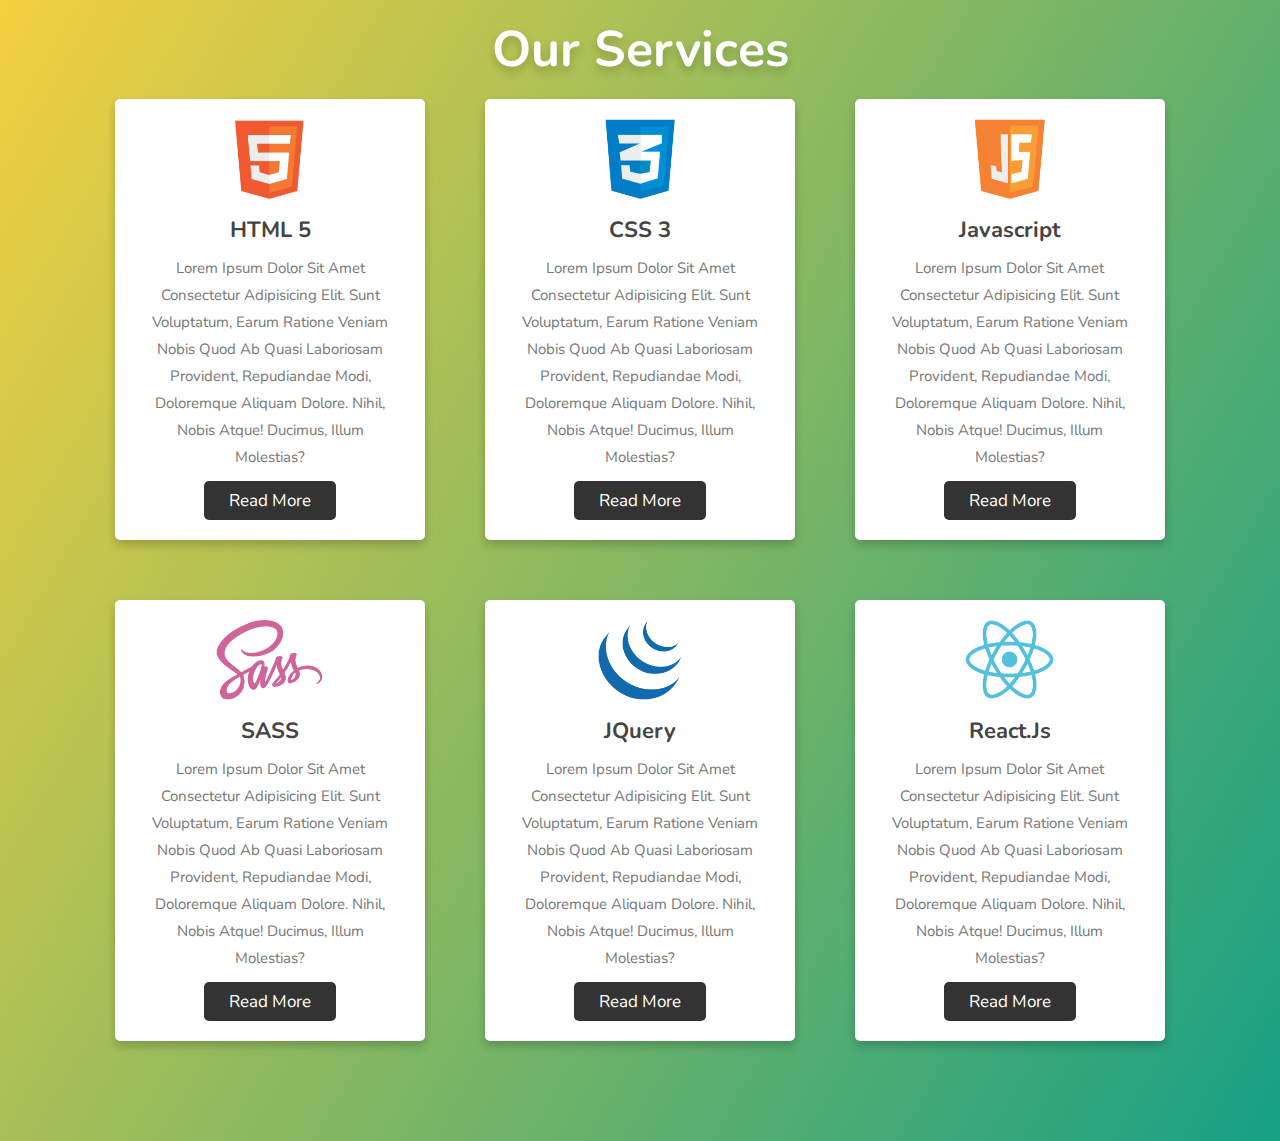
<file: CSS Grid based responsive service section/index.html>
<!DOCTYPE html>
<html lang="en">
<head>
    <meta charset="UTF-8">
    <meta http-equiv="X-UA-Compatible" content="IE=edge">
    <meta name="viewport" content="width=device-width, initial-scale=1.0">
    <!-- custom css link -->
    <link rel="stylesheet" href="css/style.css">
    <title>Service Section</title>
</head>
<body>
    <div class="container">
        <h1 class="heading">our services</h1>
        <div class="box-container">
            <div class="box">
                <img src="images/icon-1.png" alt="">
                <h3>HTML 5</h3>
                <p>Lorem ipsum dolor sit amet consectetur adipisicing elit. Sunt voluptatum, earum ratione veniam nobis quod ab quasi laboriosam provident, repudiandae modi, doloremque aliquam dolore. Nihil, nobis atque! Ducimus, illum molestias?</p>
                <a href="#" class="btn">read more</a>
            </div>
            <div class="box">
                <img src="images/icon-2.png" alt="">
                <h3>CSS 3</h3>
                <p>Lorem ipsum dolor sit amet consectetur adipisicing elit. Sunt voluptatum, earum ratione veniam nobis quod ab quasi laboriosam provident, repudiandae modi, doloremque aliquam dolore. Nihil, nobis atque! Ducimus, illum molestias?</p>
                <a href="#" class="btn">read more</a>
            </div>
            <div class="box">
                <img src="images/icon-3.png" alt="">
                <h3>Javascript</h3>
                <p>Lorem ipsum dolor sit amet consectetur adipisicing elit. Sunt voluptatum, earum ratione veniam nobis quod ab quasi laboriosam provident, repudiandae modi, doloremque aliquam dolore. Nihil, nobis atque! Ducimus, illum molestias?</p>
                <a href="#" class="btn">read more</a>
            </div>
            <div class="box">
                <img src="images/icon-4.png" alt="">
                <h3>SASS</h3>
                <p>Lorem ipsum dolor sit amet consectetur adipisicing elit. Sunt voluptatum, earum ratione veniam nobis quod ab quasi laboriosam provident, repudiandae modi, doloremque aliquam dolore. Nihil, nobis atque! Ducimus, illum molestias?</p>
                <a href="#" class="btn">read more</a>
            </div>
            <div class="box">
                <img src="images/icon-5.png" alt="">
                <h3>JQuery</h3>
                <p>Lorem ipsum dolor sit amet consectetur adipisicing elit. Sunt voluptatum, earum ratione veniam nobis quod ab quasi laboriosam provident, repudiandae modi, doloremque aliquam dolore. Nihil, nobis atque! Ducimus, illum molestias?</p>
                <a href="#" class="btn">read more</a>
            </div>
            <div class="box">
                <img src="images/icon-6.png" alt="">
                <h3>React.js</h3>
                <p>Lorem ipsum dolor sit amet consectetur adipisicing elit. Sunt voluptatum, earum ratione veniam nobis quod ab quasi laboriosam provident, repudiandae modi, doloremque aliquam dolore. Nihil, nobis atque! Ducimus, illum molestias?</p>
                <a href="#" class="btn">read more</a>
            </div>
        </div>
    </div>
</body>
</html>
</file>
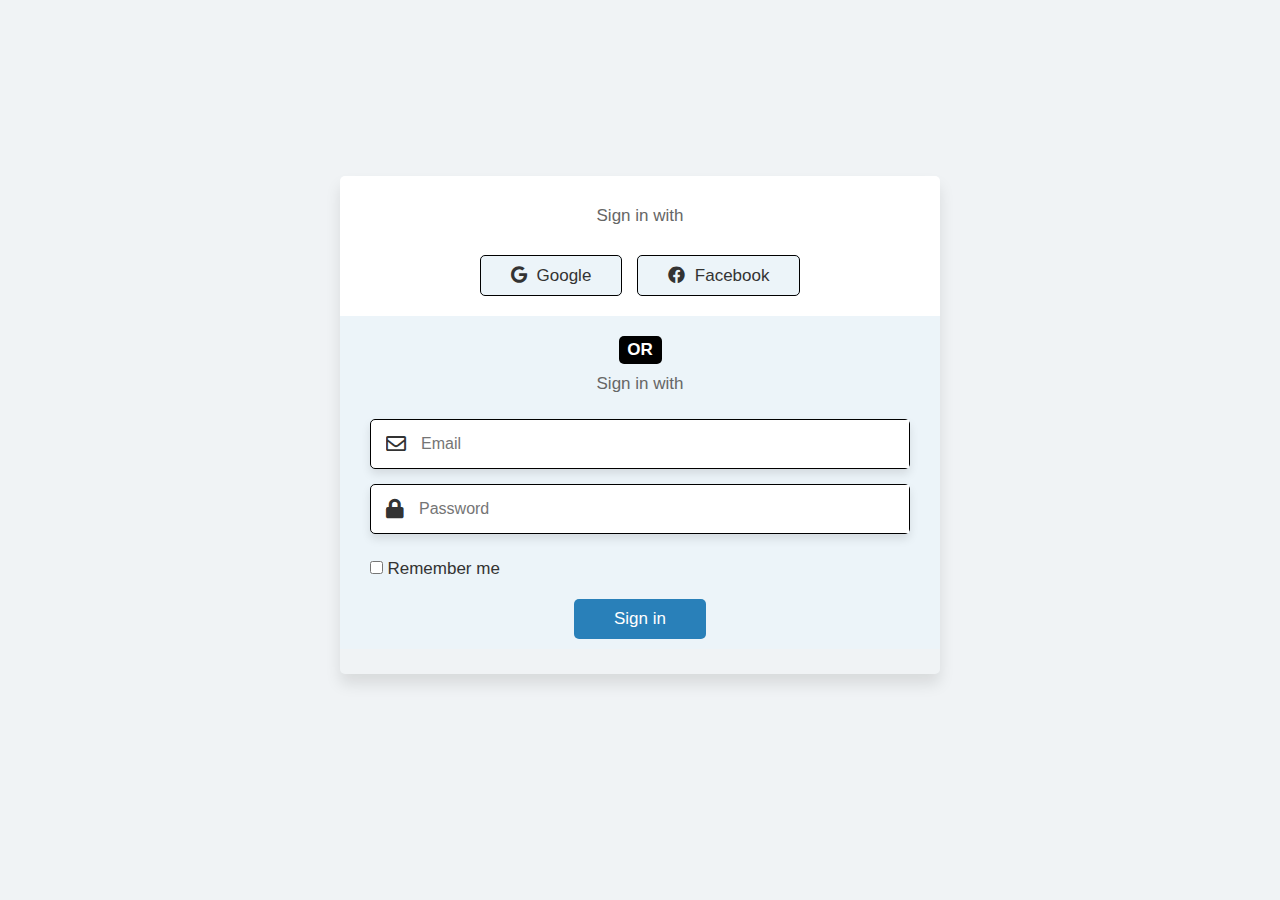
<file: Simple Login Form/index.html>
<!DOCTYPE html>
<html lang="en">
<head>
    <meta charset="UTF-8">
    <meta http-equiv="X-UA-Compatible" content="IE=edge">
    <meta name="viewport" content="width=device-width, initial-scale=1.0">
    <!-- font-awesome cdn link -->
    <link rel="stylesheet" href="https://cdnjs.cloudflare.com/ajax/libs/font-awesome/5.15.4/css/all.min.css">

    <!-- setting the icon for website -->
    <link rel="icon" type="image/png" href="images/favicon.png">

    <!-- custom cdn ink -->
    <link rel="stylesheet" href="css/style.css">
    <title>Responsive Login Form</title>
</head>
<body>
    <div class="container">
        <form action="">

            <div class="form-top">
                <h3>Sign in with</h3>
                <div class="buttons">
                    <a href="#" class="btn"><i class="fab fa-google"></i>Google</a>
                    <a href="#" class="btn facebook-btn"><i class="fab fa-facebook"></i>Facebook</a>
                </div>
            </div>

            <div class="form-bottom">
                <h3><span>OR</span>Sign in with</h3>

                <div class="input">
                    <span><i class="far fa-envelope"></i></span>
                    <input type="email" name="email" placeholder="Email" id="email-field">
                </div>

                <div class="input">
                    <span><i class="fas fa-lock"></i></span>
                    <input type="password" name="password" placeholder="Password" id="password-field">
                </div>

                <div class="checkbox">
                    <input type="checkbox" name="remember" id="remember-me-field">
                    <label for="remember-me-field">Remember me</label>
                </div>

                <input type="submit" value="Sign in" class="sign-in-btn">
            </div>

        </form>
    </div>
</body>
</html>
</file>
<file: CSS Grid based responsive service section/css/style.css>
@import url('https://fonts.googleapis.com/css2?family=Nunito:wght@200;300;400;600&display=swap');

*{
    margin : 0;
    padding : 0;
    box-sizing : border-box;
    font-family: 'Nunito', sans-serif;
    outline : none;
    border : none;
    text-decoration: none;
    text-transform: capitalize;
    transition : .2s linear;   
}

.container {
    background-image: linear-gradient(-60deg, #16a085 0%, #f4d03f 100%);
    padding : 15px 9%;
    padding-bottom : 100px;
}
.container .heading { 
    text-align : center;
    padding-bottom : 15px;
    color : #fff;
    text-shadow : 0 5px 10px rgba(0,0,0,0.2); 
    font-size : 50px;
    font-weight: bold;
}
.container .box-container {
    display : grid;
    grid-template-columns : repeat(auto-fit , minmax(270px,1fr));
    gap : 60px;
}
.container .box-container .box {
    box-shadow: 0 5px 10px rgba(0,0,0,0.2);
    border-radius : 5px;
    background-color: #fff;
    text-align: center;
    padding : 20px 30px;
}
.container .box-container .box img {
    height : 80px;
}
.container .box-container .box h3{
    color : #444;
    font-size : 22px;
    padding : 10px 0;
}
.container .box-container .box p{
    color : #777;
    font-size : 15px;
    line-height : 1.8;
}
.container .box-container .box .btn { 
    margin-top: 10px;
    display: inline-block;
    background-color: #333;
    color : #fff;
    font-size: 17px;
    border-radius: 5px;
    padding : 8px 25px;
}
.container .box-container .box .btn:hover {
    letter-spacing : 1px;
}
.container .box-container .box:hover{
    box-shadow : 0 10px 15px rgba(0,0,0,0.2);
    transform : scale(1.02);
}

@media (max-width : 768px){
    .container{
        padding : 20px;
    }
}
</file>
<file: Simple Login Form/css/style.css>
:root {
    --blue : #2980b9;
    --light-blue : #ecf4f9;
    --border : 1px solid rgba(0,0,0.1);
}

/* global styles and ressetting the css */
*{
    padding : 0 ;
    margin : 0;
    box-sizing: border-box;
    outline : none;
    border : none;
    text-decoration: none;
    font-weight: normal;
    font-family: Verdana, Geneva, Tahoma, sans-serif;
}

.container {
    min-height : 100vh;
    display : flex;
    align-items: center;
    justify-content: center;
    padding : 20px;
    padding-bottom : 70px;
    background  : #f0f3f5;
}

.container form { 
    width : 600px;
    box-shadow : 0 10px 15px rgba(0,0,0,.1);
    border-radius : 5px;
    text-align : center;
    overflow: hidden;
}

/* styling the form-top */
.container form .form-top {
    background-color: #fff;
    padding : 30px 15px
}

.container form h3{
    font-size : 17px;
    padding-bottom : 40px;
    color : #666;
}

.container form .form-top .buttons .btn{
    font-size: 17px;
    margin : 5px;
    display : inline;
    background-color: var(--light-blue);
    border: var(--border);
    border-radius : 5px;
    padding : 10px 30px;
    color : #333;
}

.container form .form-top .buttons .btn i {
    padding-right : 10px;
}

.container form .form-top .buttons .btn:hover {
    color : #fff;
    background-color: var(--blue);
}
.container form .form-top .buttons .btn:hover i{
    color : #fff;
}

/* styling the form-bottom */
.container form .form-bottom {
    padding :10px 30px;
    background-color: var(--light-blue);
    margin-bottom: 25px;
}

.container form .form-bottom h3{
    padding : 10px;
    padding-top : 0px;
}

.container form .form-bottom h3 span{
    display: block;
    background-color : black;
    font-weight : bold;
    width : 43px;
    font-size : 17px;
    padding : 4px 8px;
    margin : 10px auto;
    color : #fff;
    border-radius : 5px;
}

.container form .form-bottom .input{
    margin : 15px auto;
    display : flex;
    align-items : center;
    height : 50px;
    width : 100%;
    border-radius : 5px;
    background-color: #fff;
    box-shadow: 0px 5px 10px rgba(0,0,0,0.1);
    border : var(--border);
}

.container form .form-bottom .input input{
    height : 100%;
    width : 100%;
    padding : 10px;
    font-size : 16px;
    color : #333 
}

.container form .form-bottom .input span {
    color : #333;
    padding-right : 5px;
    padding-left : 15px;
    font-size : 20px;
}

.container form .form-bottom .checkbox {
    text-align : left;
    padding : 10px 0;
}

.container form .form-bottom .checkbox label {
    color : #333;
    font-size : 17px;
    cursor : pointer;
}

.container form .form-bottom .sign-in-btn{
    cursor : pointer;
    padding: 10px 40px;
    margin-top : 10px;
    font-size : 17px;
    color : #fff;
    border-radius : 5px;
    background-color: var(--blue);
    transition : .2s linear;
}

.container form .form-bottom .sign-in-btn:hover {
    letter-spacing: 2px;
}

@media screen and (max-width : 480px){
    .container form .form-top .buttons .btn{
        display : block;
        width : 60%;
        margin : 5px auto;
    }

    .container form .form-top .buttons .facebook-btn {
        display : inline-block;
        width : 60%;
    }
    .container form .form-top{
        text-align : center;
    }

    .container form h3{
        padding-bottom : 15px;
    }
}
</file>
